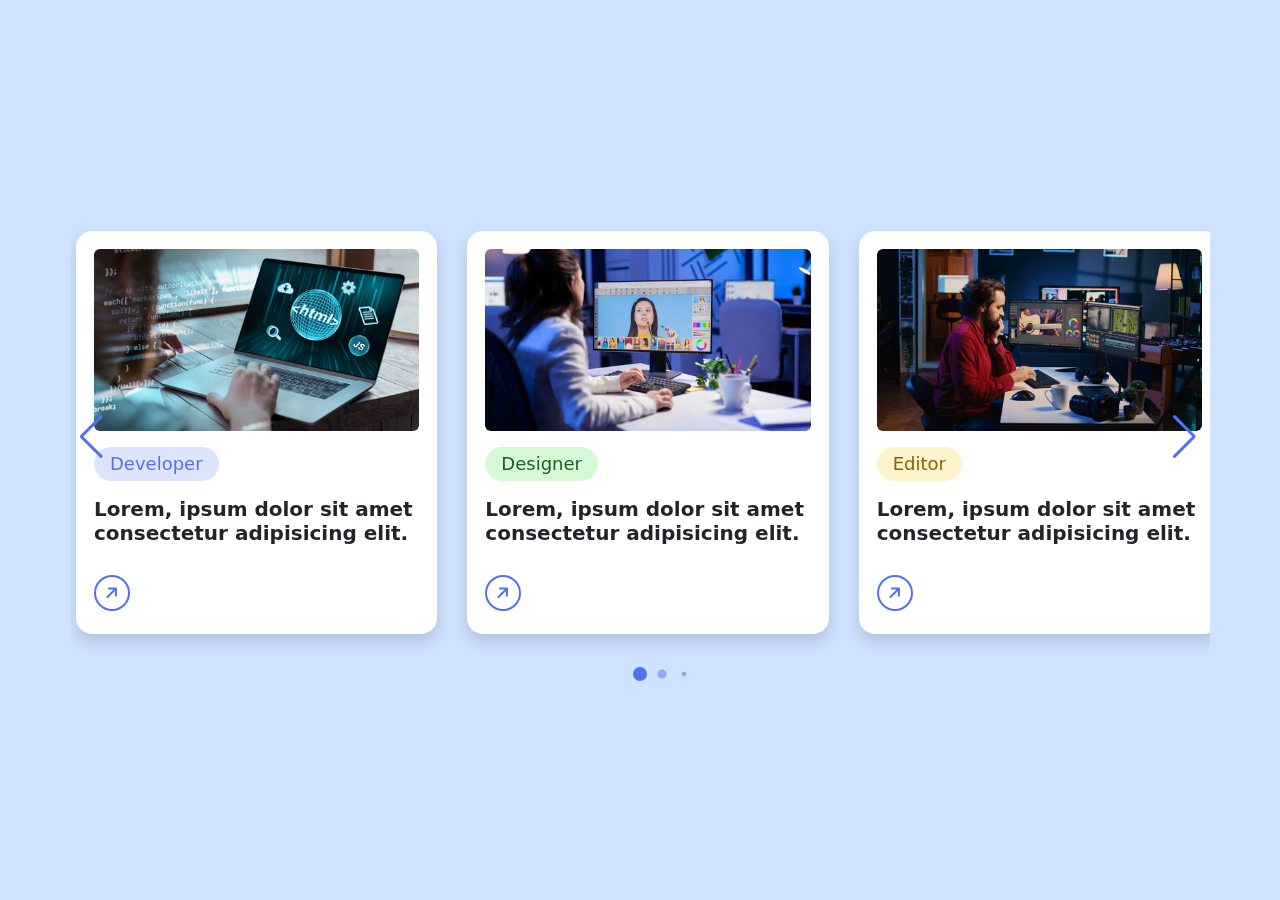
<file: Javascript/Card Slider/index.html>
<!DOCTYPE html>
<html lang="en">
  <head>
    <meta charset="UTF-8" />
    <meta name="viewport" content="width=device-width, initial-scale=1.0" />
    <link rel="shortcut icon" href="/Favicon/32x32.png" type="image/x-icon" />
    <link
      href="https://cdn.jsdelivr.net/npm/bootstrap@5.3.3/dist/css/bootstrap.min.css"
      rel="stylesheet"
      integrity="sha384-QWTKZyjpPEjISv5WaRU9OFeRpok6YctnYmDr5pNlyT2bRjXh0JMhjY6hW+ALEwIH"
      crossorigin="anonymous"
    />

    <link
      rel="stylesheet"
      href="https://cdnjs.cloudflare.com/ajax/libs/font-awesome/6.7.2/css/all.min.css"
    />
    <!-- *Swiper* -->
    <link
      rel="stylesheet"
      href="https://cdn.jsdelivr.net/npm/swiper@11/swiper-bundle.min.css"
    />

    <link rel="stylesheet" href="./assets/css/style.css" />
    <meta name="description" content="VaniizIT | Web Developer" />
    <title>Card Slider | VaniizIT</title>
  </head>
  <body
    class="d-flex justify-content-center align-items-center min-vh-100 bg-primary-subtle"
  >
    <section class="">
      <div class="container swiper">
        <div class="row">
          <div class="card__wrapper me-2 ms-2">
            <div class="card__list d-flex g-2 swiper-wrapper">
              <div
                class="card__item list-unstyled swiper-slide d-flex justify-content-center align-items-center"
              >
                <a
                  href="#!"
                  class="card__link d-block text-decoration-none bg-white rounded-4 p-3 shadow"
                >
                  <img
                    src="./assets/images/developer.jpg"
                    alt="Developer"
                    class="card__image w-100 object-fit-cover rounded-2"
                  />
                  <p
                    class="card__badge mb-0 badge mt-3 mb-3 px-3 py-2 rounded-pill"
                  >
                    Developer
                  </p>
                  <h2 class="card__title fw-bolder text-dark">
                    Lorem, ipsum dolor sit amet consectetur adipisicing elit.
                  </h2>
                  <button class="btn-arrow">
                    <i class="fa-solid fa-arrow-right"></i>
                  </button>
                </a>
              </div>

              <div
                class="card__item list-unstyled swiper-slide d-flex justify-content-center align-items-center"
              >
                <a
                  href="#!"
                  class="card__link d-block text-decoration-none bg-white rounded-4 p-3 shadow"
                >
                  <img
                    src="./assets/images/designer.jpg"
                    alt="Designer"
                    class="card__image w-100 object-fit-cover rounded-2"
                  />
                  <p
                    class="card__badge card__badge--design mb-0 badge mt-3 mb-3 px-3 py-2 rounded-pill"
                  >
                    Designer
                  </p>
                  <h2 class="card__title fw-bolder text-dark">
                    Lorem, ipsum dolor sit amet consectetur adipisicing elit.
                  </h2>
                  <button class="btn-arrow">
                    <i class="fa-solid fa-arrow-right"></i>
                  </button>
                </a>
              </div>

              <div
                class="card__item list-unstyled swiper-slide d-flex justify-content-center align-items-center"
              >
                <a
                  href="#!"
                  class="card__link d-block text-decoration-none bg-white rounded-4 p-3 shadow"
                >
                  <img
                    src="./assets/images/editor.jpg"
                    alt="Editor"
                    class="card__image w-100 object-fit-cover rounded-2"
                  />
                  <p
                    class="card__badge card__badge--editor mb-0 badge mt-3 mb-3 px-3 py-2 rounded-pill"
                  >
                    Editor
                  </p>
                  <h2 class="card__title fw-bolder text-dark">
                    Lorem, ipsum dolor sit amet consectetur adipisicing elit.
                  </h2>
                  <button class="btn-arrow">
                    <i class="fa-solid fa-arrow-right"></i>
                  </button>
                </a>
              </div>

              <div
                class="card__item list-unstyled swiper-slide d-flex justify-content-center align-items-center"
              >
                <a
                  href="#!"
                  class="card__link d-block text-decoration-none bg-white rounded-4 p-3 shadow"
                >
                  <img
                    src="./assets/images/gamer.jpg"
                    alt="Gamer"
                    class="card__image w-100 object-fit-cover rounded-2"
                  />
                  <p
                    class="card__badge card__badge--gamer mb-0 badge mt-3 mb-3 px-3 py-2 rounded-pill"
                  >
                    Gamer
                  </p>
                  <h2 class="card__title fw-bolder text-dark">
                    Lorem, ipsum dolor sit amet consectetur adipisicing elit.
                  </h2>
                  <button class="btn-arrow">
                    <i class="fa-solid fa-arrow-right"></i>
                  </button>
                </a>
              </div>

              <div
                class="card__item list-unstyled swiper-slide d-flex justify-content-center align-items-center"
              >
                <a
                  href="#!"
                  class="card__link d-block text-decoration-none bg-white rounded-4 p-3 shadow"
                >
                  <img
                    src="./assets/images/marketer.jpg"
                    alt="Marketing"
                    class="card__image w-100 object-fit-cover rounded-2"
                  />
                  <p
                    class="card__badge card__badge--market mb-0 badge mt-3 mb-3 px-3 py-2 rounded-pill"
                  >
                    Marketing
                  </p>
                  <h2 class="card__title fw-bolder text-dark">
                    Lorem, ipsum dolor sit amet consectetur adipisicing elit.
                  </h2>
                  <button class="btn-arrow">
                    <i class="fa-solid fa-arrow-right"></i>
                  </button>
                </a>
              </div>

              <div
                class="card__item list-unstyled swiper-slide d-flex justify-content-center align-items-center"
              >
                <a
                  href="#!"
                  class="card__link d-block text-decoration-none bg-white rounded-4 p-3 shadow"
                >
                  <img
                    src="./assets/images/marketer.jpg"
                    alt="Marketing"
                    class="card__image w-100 object-fit-cover rounded-2"
                  />
                  <p
                    class="card__badge card__badge--market mb-0 badge mt-3 mb-3 px-3 py-2 rounded-pill"
                  >
                    Marketing
                  </p>
                  <h2 class="card__title fw-bolder text-dark">
                    Lorem, ipsum dolor sit amet consectetur adipisicing elit.
                  </h2>
                  <button class="btn-arrow">
                    <i class="fa-solid fa-arrow-right"></i>
                  </button>
                </a>
              </div>
            </div>
            <!-- * pagination * -->
            <div class="swiper-pagination"></div>

            <!-- * navigation buttons* -->
            <div
              class="swiper-slide-button swiper-button-prev d-none d-md-block"
            ></div>
            <div
              class="swiper-slide-button swiper-button-next d-none d-md-block"
            ></div>
          </div>
        </div>
      </div>
    </section>

    <!-- *Bootstrap* -->
    <script
      src="https://cdn.jsdelivr.net/npm/bootstrap@5.3.3/dist/js/bootstrap.bundle.min.js"
      integrity="sha384-YvpcrYf0tY3lHB60NNkmXc5s9fDVZLESaAA55NDzOxhy9GkcIdslK1eN7N6jIeHz"
      crossorigin="anonymous"
    ></script>

    <!-- *SwiperJS* -->
    <script src="https://cdn.jsdelivr.net/npm/swiper@11/swiper-bundle.min.js"></script>
    <script src="./assets/js/main.js" type="module"></script>
  </body>
</html>
</file>
<file: Javascript/Card Slider/assets/css/style.css>
.card__wrapper {
  /* max-width: 1100px; */
  margin: 0 60px 35px;
  padding: 20px 10px;
  overflow: hidden;
}

.card__link {
  width: 400px;
  border: 2px solid transparent;
  transition: 0.3s all linear;
  user-select: none;
}

.card__link:active {
  cursor: grabbing;
}

.card__item {
  list-style: none;
}

.card__link:hover {
  border-color: #5372f0;
}

.card__image {
  aspect-ratio: 16/9;
}

.card__badge {
  color: #5372f0;
  background: #dde4ff;
  font-weight: 500;
  font-size: 18px;
}

.card__title {
  font-weight: 600;
  font-size: 20px;
}

.btn-arrow {
  height: 36px;
  width: 36px;
  border-radius: 50%;
  display: flex;
  justify-content: center;
  align-items: center;
  margin: 30px 0 5px;
  border: 2px solid #5372f0;
  color: #5372f0;
  background: none;
  cursor: pointer;
  transform: rotate(-45deg);
  transition: 0.3s ease;
}

.card__link:hover .btn-arrow {
  background: #5372f0;
  color: white;
}

.card__badge.card__badge--design {
  color: #205c20;
  background: #d6f8d6;
}

.card__badge.card__badge--market {
  color: #b25a2b;
  background: #ffe3d2;
}

.card__badge.card__badge--editor {
  color: #b22485;
  background: #f7dff5;
}

.card__badge.card__badge--editor {
  color: #856404;
  background: #fff3cd;
}

.card__wrapper .swiper-pagination-bullet {
  width: 14px;
  height: 14px;
  opacity: 0.5;
  background: #5372f0;
}

.card__wrapper .swiper-pagination-bullet-active {
  opacity: 1;
}

.swiper-slide-button {
  color: #5372f0;
  margin-top: -35px;
}
</file>
